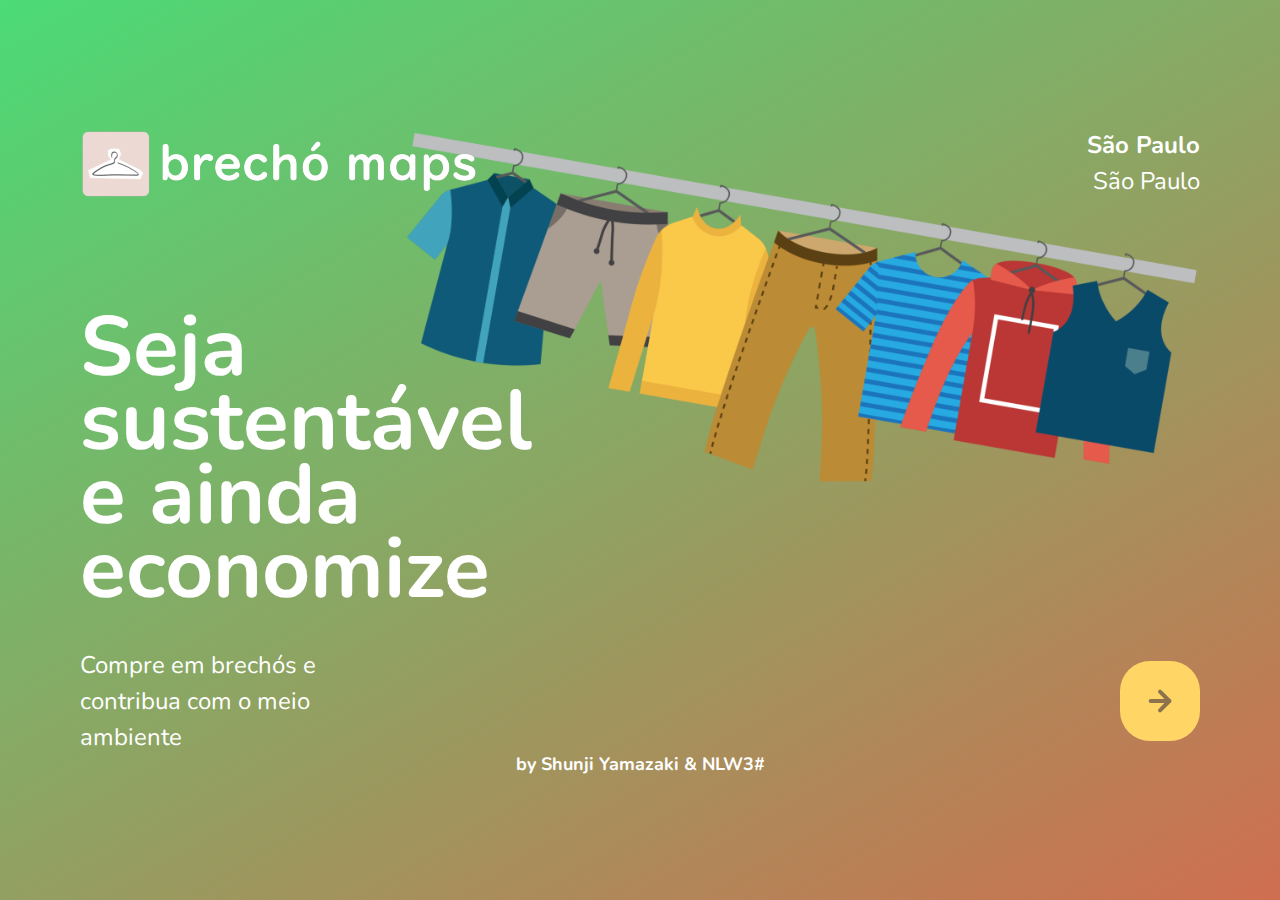
<file: index.html>
<!DOCTYPE html>
<html lang="pt-br">
  <head>
    <meta charset="UTF-8" />
    <meta name="viewport" content="width=device-width, initial-scale=1.0" />
    <title>Brechó Maps</title>

    <link rel="icon" href="logo-icon.png" />

    <link rel="stylesheet" href="main.css" />
    <link rel="stylesheet" href="animations.css" />
    <link rel="stylesheet" href="page-landing.css" />

    <link href="https://fonts.googleapis.com/css2?family=Nunito:wght@400;600;800&display=swap" rel="stylesheet">
  </head>
  <body>
    <div id="page-landing">
      <div id="container">
        <header>
          <img 
            class="animate-up"
            id="logo" 
            src="logo.png" 
            alt="Logomarca de Happy" />

          <div class="location animate-up">
            <strong>São Paulo</strong>
            <p>São Paulo</p>
          </div>
        </header>

        <main>
          <h1 class="animate-up">Seja sustentável e ainda economize</h1>

          <section class="visit">
            <p class="animate-up">Compre em brechós e contribua com o meio ambiente</p>

            <a href="orphanages.html" title="Visite orfanatos" class="animate-up">
              <img src="arrow.svg" alt="Ir para o mapa" />
            </a>
            
          </section>
          <strong>by Shunji Yamazaki & NLW3#</strong>
        </main>
      </div>
    </div>
  </body>
</html>
</file>
<file: main.css>
* {
    margin: 0;
    padding: 0;
    box-sizing: border-box;
  }
  
  body {
    height: 100vh;
    color: white;
    background: #EBF2F5;
  }
  
  :root {
    font-size: 62.5%;
  }
  
  body,
  input,
  button,
  textarea {
    font: 400 1.8rem/1 "Nunito", sans-serif;
  }
</file>
<file: animations.css>
/* animaçoes */
@keyframes up {
    from {
        opacity: 0;
        transform: translateY(16px);
    }

    to {
        opacity: 1;
        transform: translateY(0);
    }
}

@keyframes right {
    from {
        transform: translateX(-100%);
    }
    to {
        transform: translateX(0);
    }
}

@keyframes appear {
    from {
        opacity: 0;
    }
    to {
        opacity: 1;
    }
}

.animate-up {
    animation-name: up; 
    animation-duration: 300ms;
    animation-fill-mode: backwards;
}

.animate-right {
    animation-name: right;
    animation-duration: 300ms;
}

.animate-appear {
    animation-name: appear;
    animation-duration: 300ms;
    animation-fill-mode: backwards;
}
</file>
<file: page-landing.css>
#page-landing {
    background: linear-gradient(329.54deg, #cf6e50 0%, #4bdb76 100%);
  
    text-align: center;
    min-height: 100vh;
  
    display: flex;
  }
  
  #container {
    margin: auto;
  
    width: min(90%, 112rem);
  }
  
  .location,
  h1,
  .visit p {
    height: 16vh;
  }
  
  #logo {
    animation-delay: 50ms;
  }
  
  .location {
    animation-delay: 100ms;
  }
  
  main h1 {
    animation-delay: 150ms;
    font-size: clamp(4rem, 8vw, 8.4rem);
  }
  
  .visit p {
    animation-delay: 200ms;
  }
  
  .visit a {
    width: 8rem;
    height: 8rem;
    background: #ffd666;
  
    border: none;
    border-radius: 3rem;
  
    display: flex;
    align-items: center;
    justify-content: center;
  
    margin: auto;
  
    transition: background 200ms;
    animation-delay: 250ms;
  }
  
  .visit a:hover {
    background: #96feff;
  }
  
  /* desktop version */
  @media (min-width: 760px) {
    #container {
      padding: 0rem 0rem;
      /* shorthand background: image repeat position / size */
      
      background: url("varal.png") no-repeat 100% top/
        clamp(80.64rem, 77.7vw, 80.64rem); 
      
    }
  
    header {
      display: flex;
      align-items: center;
      justify-content: space-between;
    }
  
    .location,
    h1,
    .visit p {
      height: initial;
      text-align: initial;
    }
  
    .location {
      text-align: right;
      font-size: 2.4rem;
      line-height: 1.5;
    }
  
    main h1 {
      font-weight: bold;
      line-height: 0.88;
  
      margin: clamp(10%, 9vh, 12%) 0 4rem;
  
      width: min(300px, 80%);
    }
  
    .visit {
      display: flex;
      align-items: center;
      justify-content: space-between;
    }
  
    .visit p {
      font-size: 2.4rem;
      line-height: 1.5;
      width: clamp(20rem, 20vw, 30rem);
    }
  
    .visit a {
      margin: initial;
    }
  }
</file>
